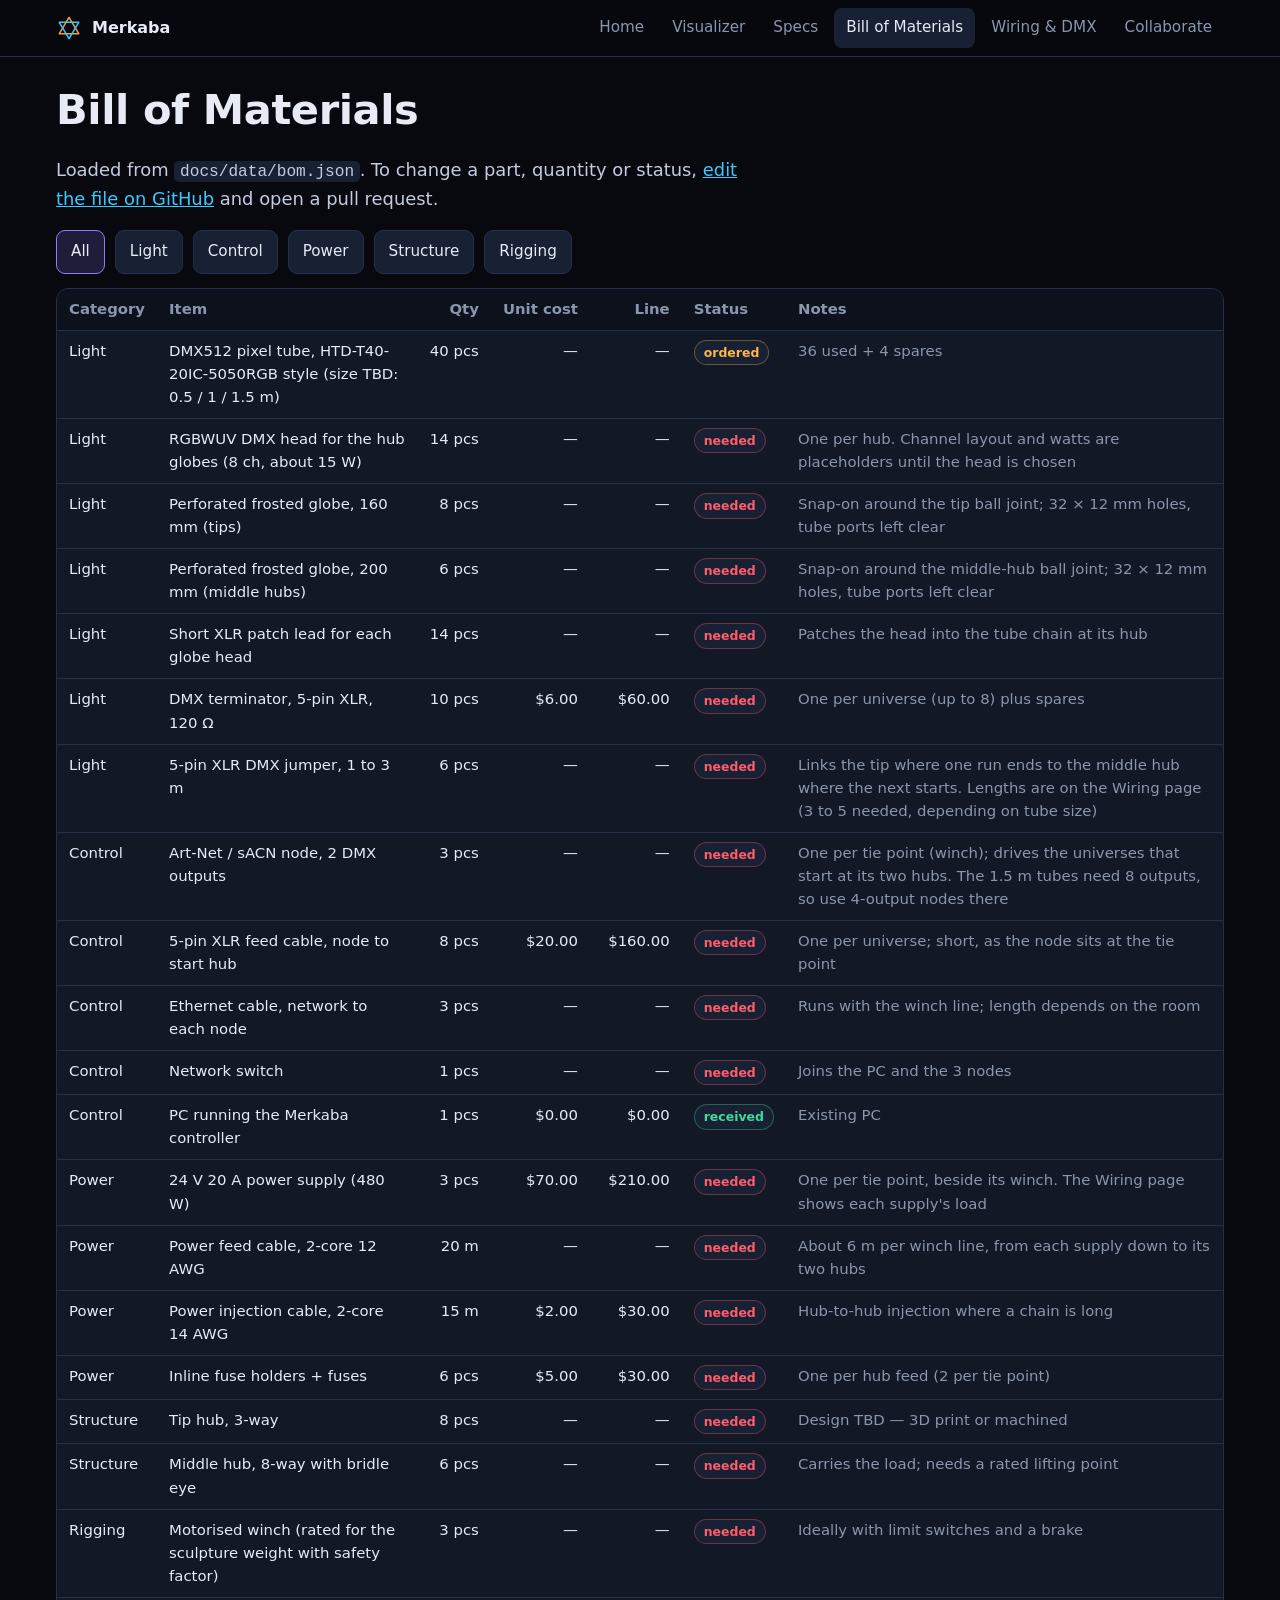
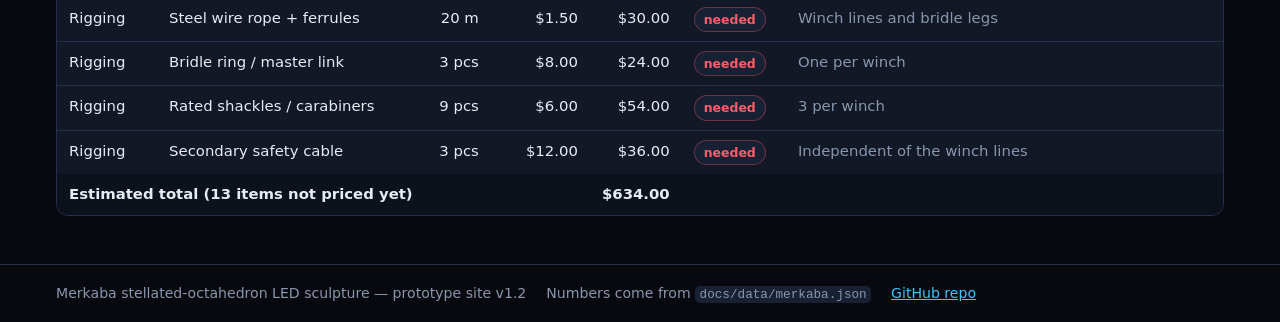
<file: docs/bom.html>
<!doctype html>
<html lang="en">
<head>
<meta charset="utf-8">
<meta name="viewport" content="width=device-width, initial-scale=1">
<title>Merkaba Bill of Materials</title>
<meta name="description" content="Parts list for the Merkaba LED sculpture.">
<link rel="stylesheet" href="css/style.css">
</head>
<body>
<main>
  <h1>Bill of Materials</h1>
  <p class="lead">Loaded from <code>docs/data/bom.json</code>. To change a part, quantity or status,
    <a data-repo-link="/edit/main/docs/data/bom.json" href="#">edit the file on GitHub</a> and open a pull request.</p>
  <div class="row" style="margin-bottom:14px" id="filters"></div>
  <div id="out"><p class="loading">Loading…</p></div>
</main>
<script type="module">
  import { loadData, loadJSON } from './js/model.js';
  import { setRepoLinks, showError, esc } from './js/site.js';

  const out = document.getElementById('out');
  try {
    const [data, bom] = await Promise.all([loadData(), loadJSON('bom.json')]);
    setRepoLinks(data);
    const money = v => v == null ? '—' : v.toLocaleString(undefined, { style: 'currency', currency: bom.currency });
    const statusCls = { needed: 'bad', quoted: 'warn', ordered: 'warn', received: 'good' };
    const cats = ['All', ...new Set(bom.items.map(i => i.category))];
    let filter = 'All';
    const filters = document.getElementById('filters');
    filters.innerHTML = cats.map(c => `<button class="btn" data-cat="${esc(c)}">${esc(c)}</button>`).join('');
    filters.addEventListener('click', e => { const b = e.target.closest('[data-cat]'); if (b) { filter = b.dataset.cat; render(); } });

    function render() {
      filters.querySelectorAll('[data-cat]').forEach(b => b.setAttribute('aria-pressed', b.dataset.cat === filter));
      const items = bom.items.filter(i => filter === 'All' || i.category === filter);
      const known = items.filter(i => i.unitCost != null);
      const total = known.reduce((s, i) => s + i.unitCost * i.qty, 0);
      const unknown = items.length - known.length;
      out.innerHTML = `<div class="table-wrap"><table>
        <thead><tr><th>Category</th><th>Item</th><th class="num">Qty</th><th class="num">Unit cost</th><th class="num">Line</th><th>Status</th><th>Notes</th></tr></thead>
        <tbody>${items.map(i => `<tr>
          <td>${esc(i.category)}</td><td>${esc(i.item)}</td>
          <td class="num">${i.qty} ${esc(i.unit)}</td>
          <td class="num">${money(i.unitCost)}</td>
          <td class="num">${i.unitCost == null ? '—' : money(i.unitCost * i.qty)}</td>
          <td><span class="pill ${statusCls[i.status] || ''}">${esc(i.status)}</span></td>
          <td class="muted">${esc(i.notes)}</td></tr>`).join('')}</tbody>
        <tfoot><tr><td colspan="4">Estimated total${unknown ? ` (${unknown} item${unknown > 1 ? 's' : ''} not priced yet)` : ''}</td><td class="num">${money(total)}</td><td colspan="2"></td></tr></tfoot>
      </table></div>`;
    }
    render();
  } catch (e) { showError(out, e); }
</script>
</body>
</html>
</file>
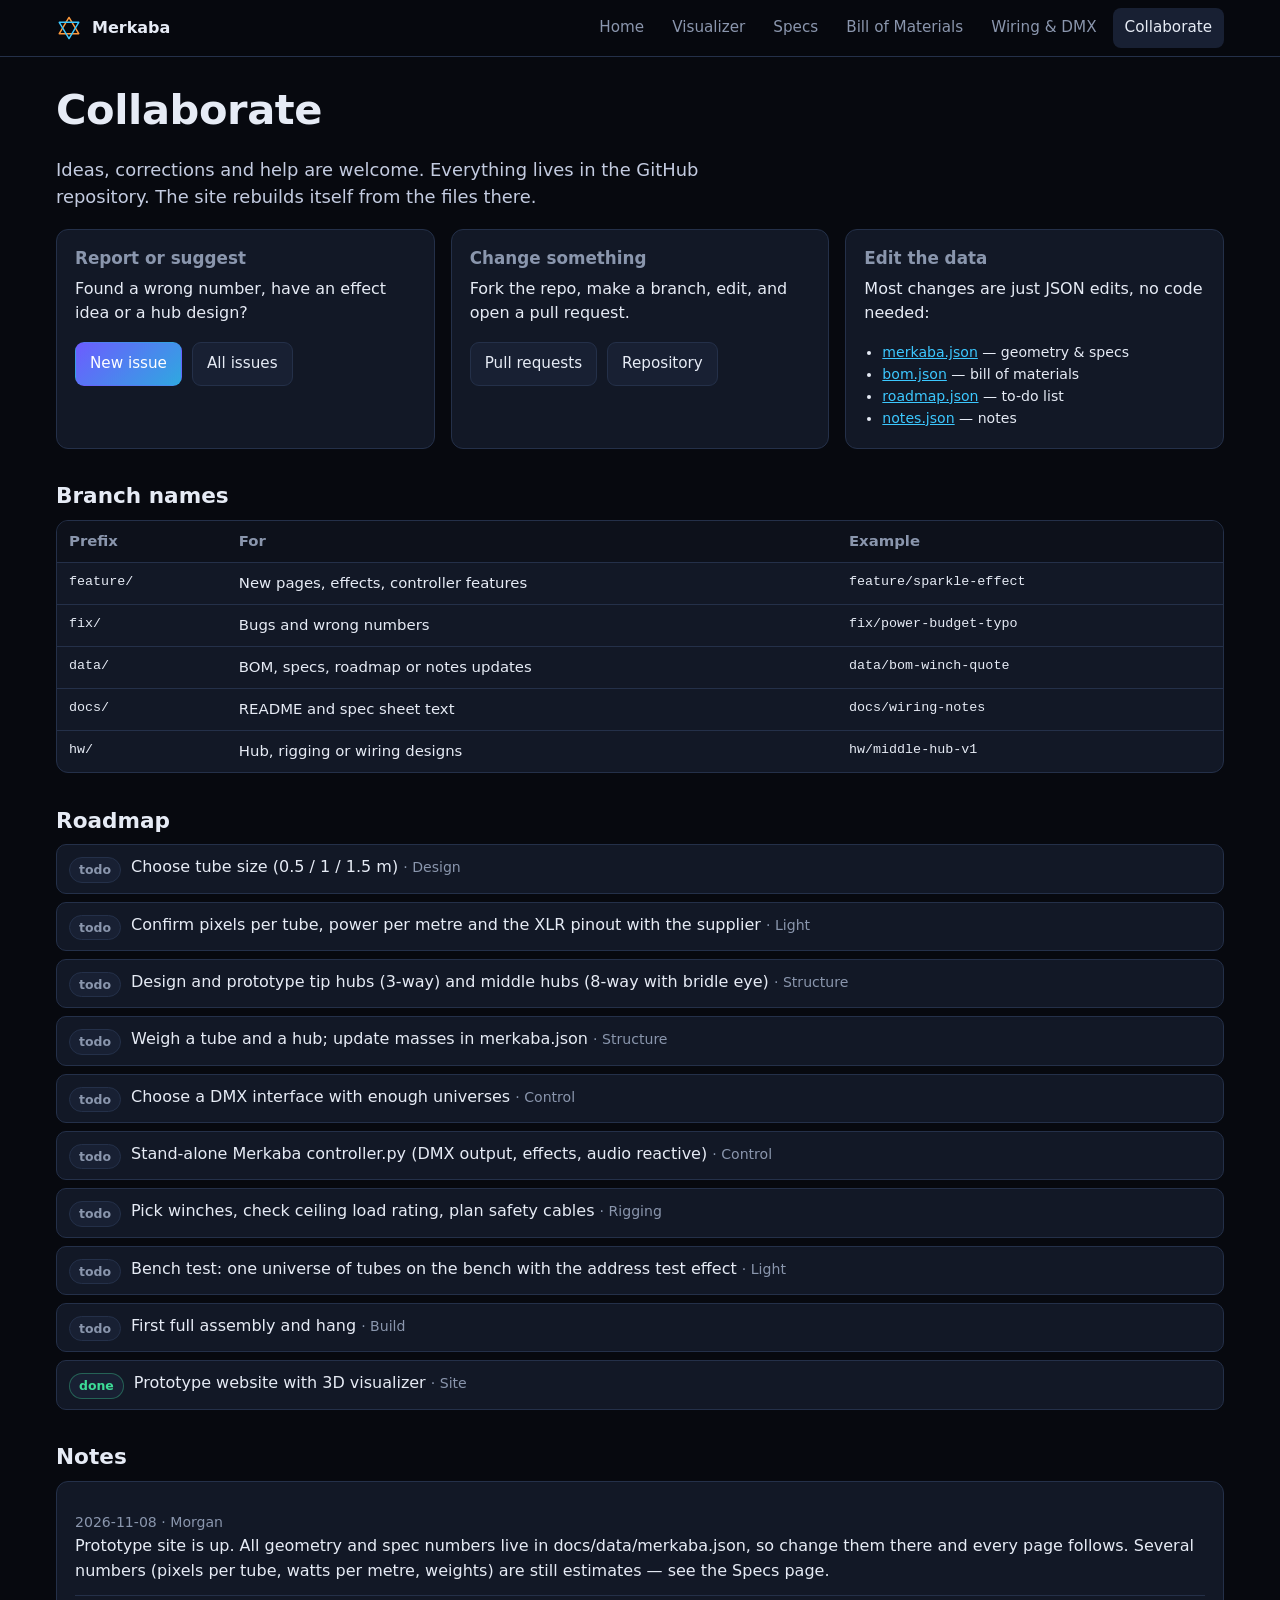
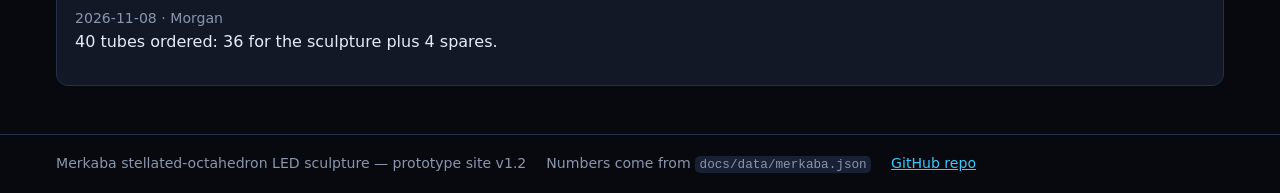
<file: docs/collaborate.html>
<!doctype html>
<html lang="en">
<head>
<meta charset="utf-8">
<meta name="viewport" content="width=device-width, initial-scale=1">
<title>Merkaba Collaborate</title>
<meta name="description" content="How to help with the Merkaba LED sculpture: issues, roadmap and notes.">
<link rel="stylesheet" href="css/style.css">
</head>
<body>
<main>
  <h1>Collaborate</h1>
  <p class="lead">Ideas, corrections and help are welcome. Everything lives in the GitHub repository. The site rebuilds itself from the files there.</p>

  <div class="grid">
    <div class="card"><h3>Report or suggest</h3><p>Found a wrong number, have an effect idea or a hub design?</p>
      <div class="row"><a class="btn primary" data-repo-link="/issues/new/choose" href="#">New issue</a><a class="btn" data-repo-link="/issues" href="#">All issues</a></div></div>
    <div class="card"><h3>Change something</h3><p>Fork the repo, make a branch, edit, and open a pull request.</p>
      <div class="row"><a class="btn" data-repo-link="/pulls" href="#">Pull requests</a><a class="btn" data-repo-link="" href="#">Repository</a></div></div>
    <div class="card"><h3>Edit the data</h3><p>Most changes are just JSON edits, no code needed:</p>
      <ul class="small" style="margin:0;padding-left:18px">
        <li><a data-repo-link="/edit/main/docs/data/merkaba.json" href="#">merkaba.json</a> — geometry &amp; specs</li>
        <li><a data-repo-link="/edit/main/docs/data/bom.json" href="#">bom.json</a> — bill of materials</li>
        <li><a data-repo-link="/edit/main/docs/data/roadmap.json" href="#">roadmap.json</a> — to-do list</li>
        <li><a data-repo-link="/edit/main/docs/data/notes.json" href="#">notes.json</a> — notes</li>
      </ul></div>
  </div>

  <h2>Branch names</h2>
  <div class="table-wrap"><table><thead><tr><th>Prefix</th><th>For</th><th>Example</th></tr></thead><tbody>
    <tr><td class="mono">feature/</td><td>New pages, effects, controller features</td><td class="mono">feature/sparkle-effect</td></tr>
    <tr><td class="mono">fix/</td><td>Bugs and wrong numbers</td><td class="mono">fix/power-budget-typo</td></tr>
    <tr><td class="mono">data/</td><td>BOM, specs, roadmap or notes updates</td><td class="mono">data/bom-winch-quote</td></tr>
    <tr><td class="mono">docs/</td><td>README and spec sheet text</td><td class="mono">docs/wiring-notes</td></tr>
    <tr><td class="mono">hw/</td><td>Hub, rigging or wiring designs</td><td class="mono">hw/middle-hub-v1</td></tr>
  </tbody></table></div>

  <h2>Roadmap</h2>
  <ul class="checklist" id="roadmap"><li class="loading">Loading…</li></ul>

  <h2>Notes</h2>
  <div class="card notes" id="notes"><p class="loading">Loading…</p></div>
</main>
<script type="module">
  import { loadData, loadJSON } from './js/model.js';
  import { setRepoLinks, showError, esc } from './js/site.js';

  try {
    const [data, road, notes] = await Promise.all([loadData(), loadJSON('roadmap.json'), loadJSON('notes.json')]);
    setRepoLinks(data);
    const cls = { done: 'good', doing: 'warn', todo: '' };
    const order = { doing: 0, todo: 1, done: 2 };
    document.getElementById('roadmap').innerHTML = [...road.items].sort((a, b) => order[a.status] - order[b.status])
      .map(i => `<li><span class="pill ${cls[i.status] ?? ''}">${esc(i.status)}</span><span>${esc(i.title)} <span class="muted small">· ${esc(i.area)}</span></span></li>`).join('');
    document.getElementById('notes').innerHTML = [...notes.notes].sort((a, b) => b.date.localeCompare(a.date))
      .map(n => `<article><div class="small muted">${esc(n.date)} · ${esc(n.author)}</div><div>${esc(n.text)}</div></article>`).join('');
  } catch (e) { showError(document.getElementById('roadmap'), e); }
</script>
</body>
</html>
</file>
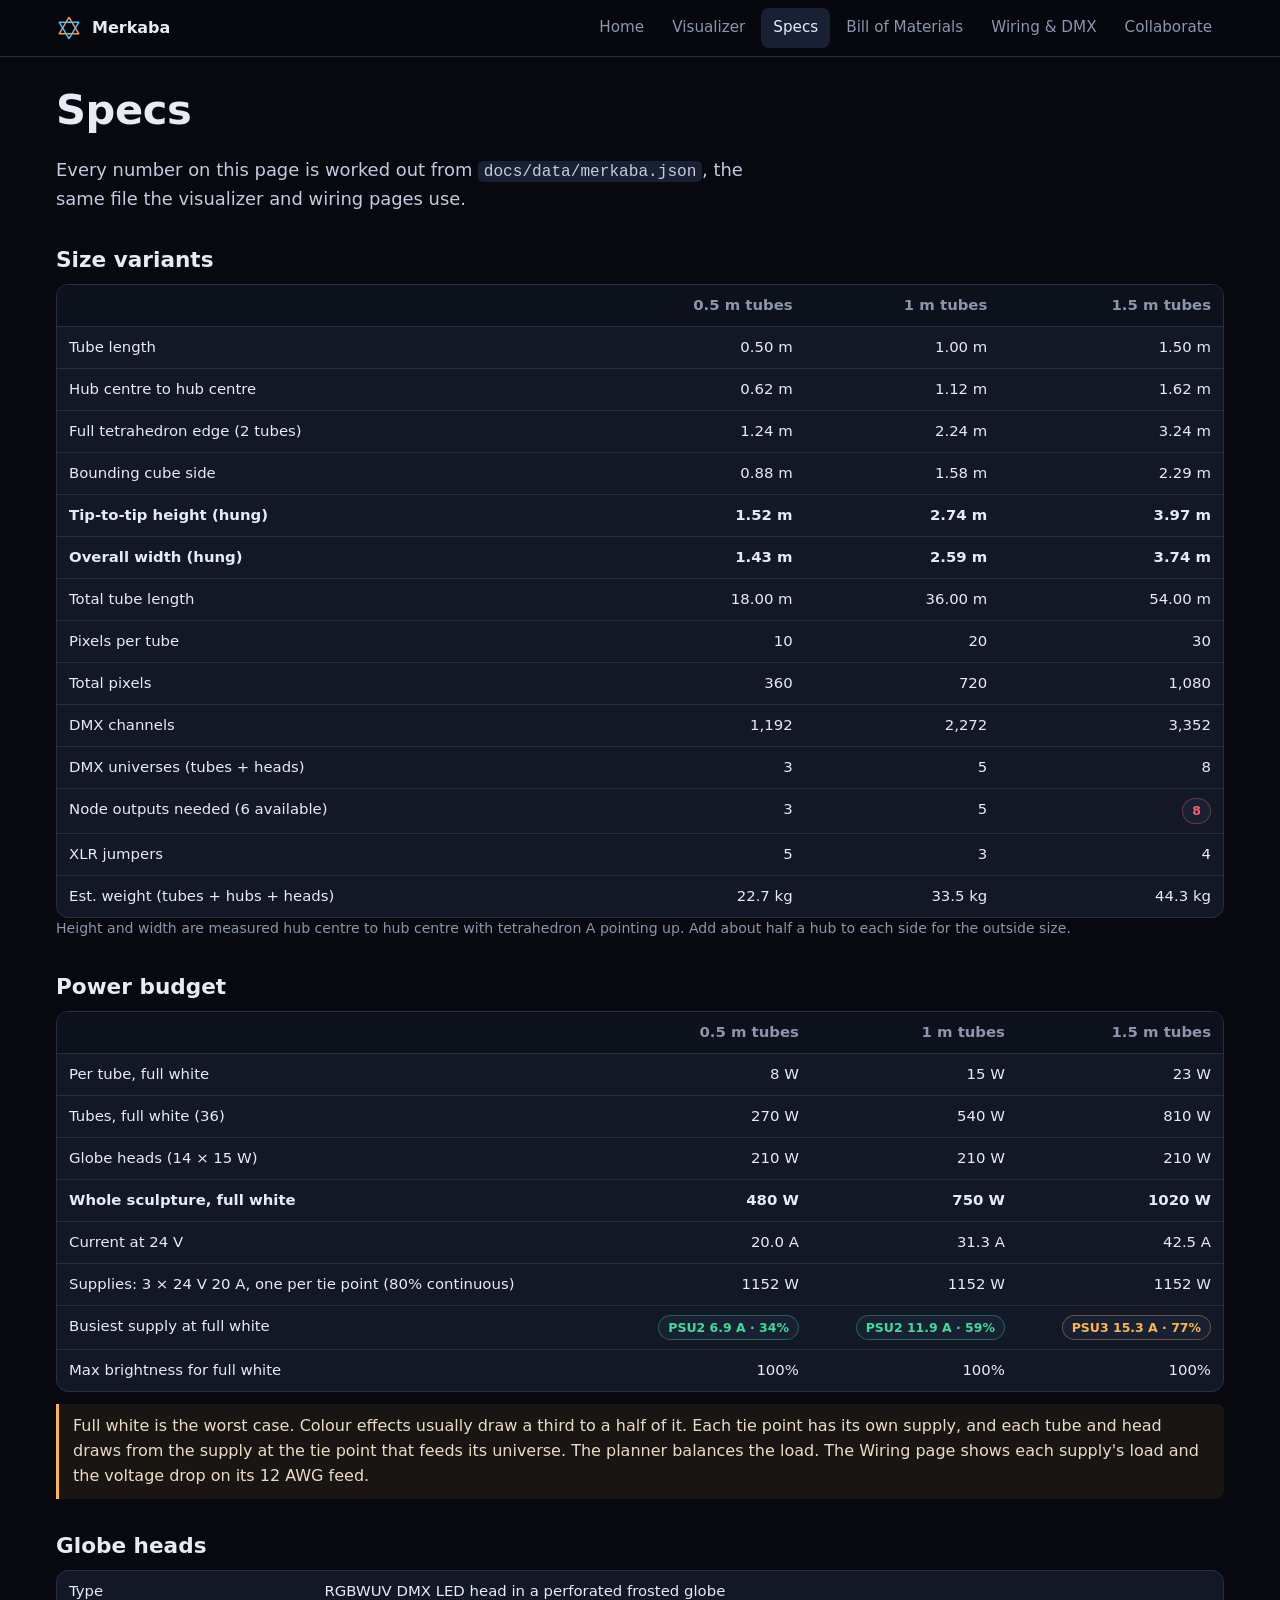
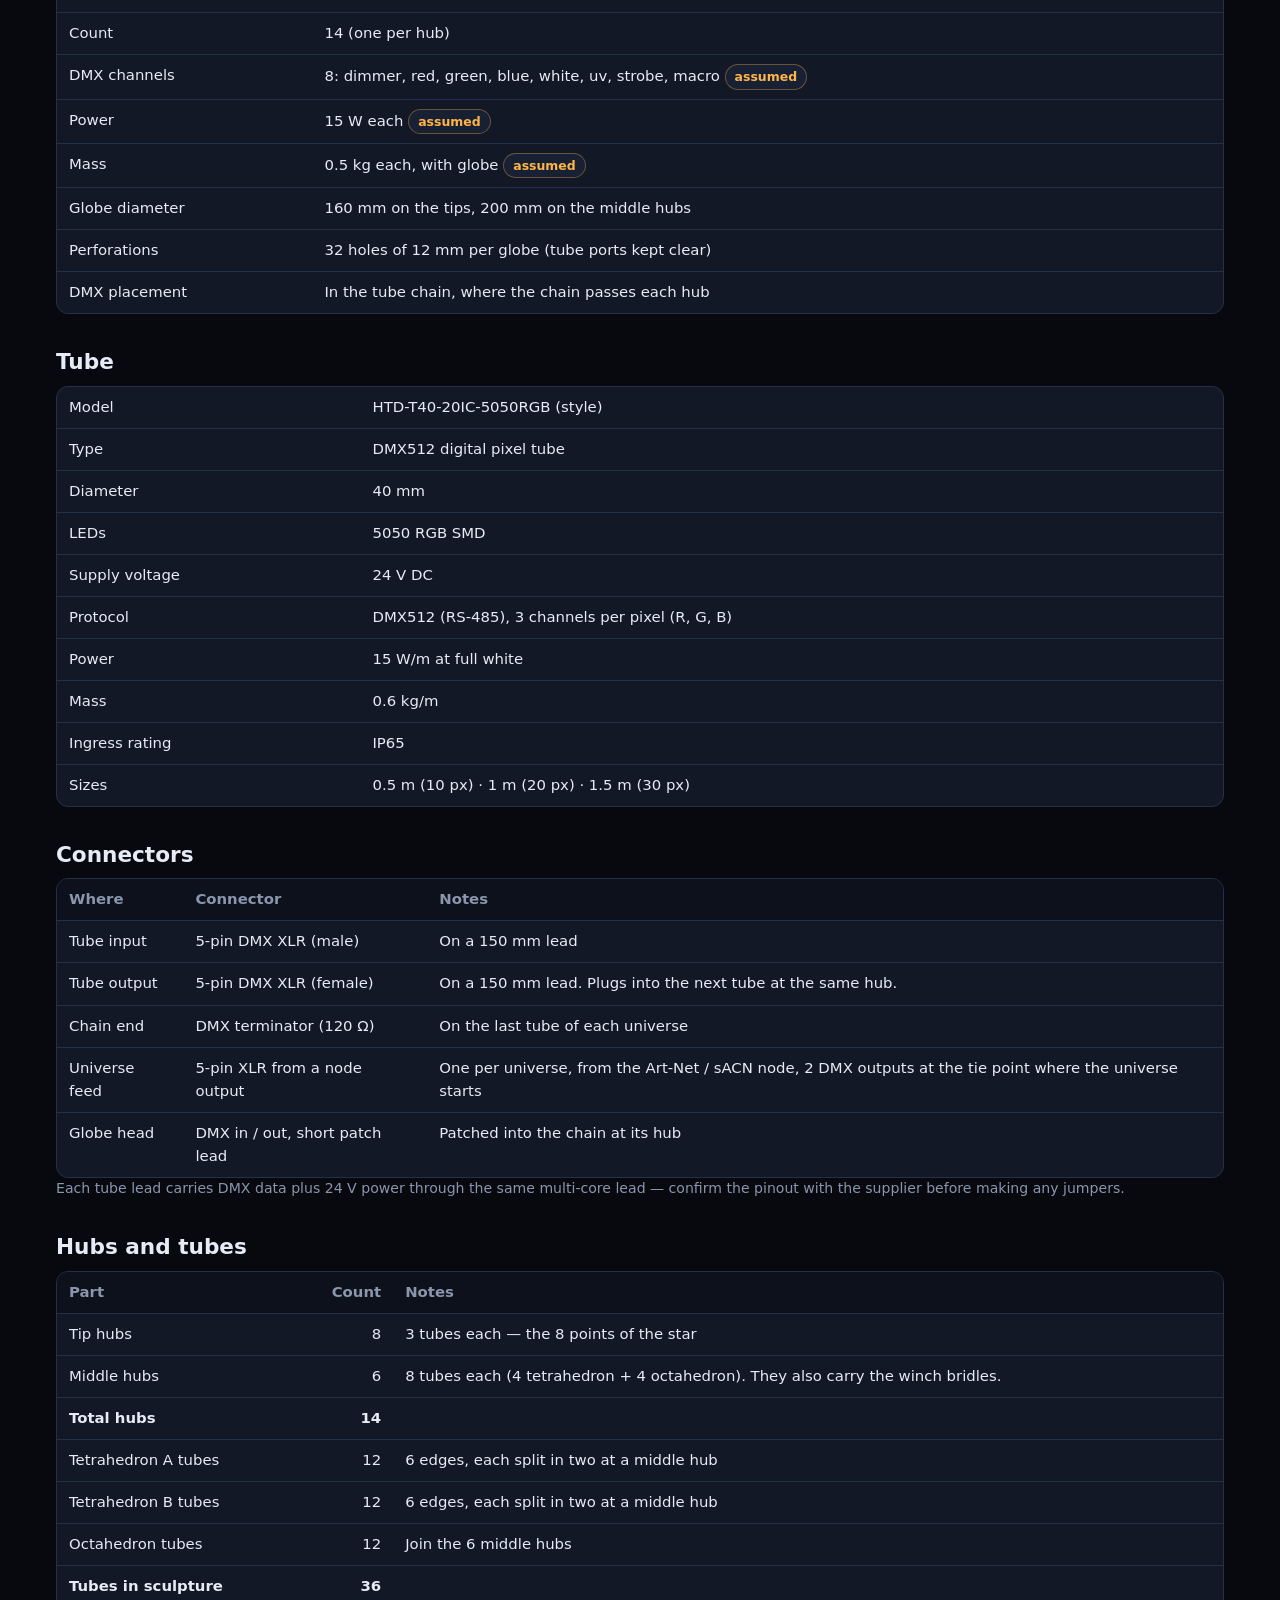
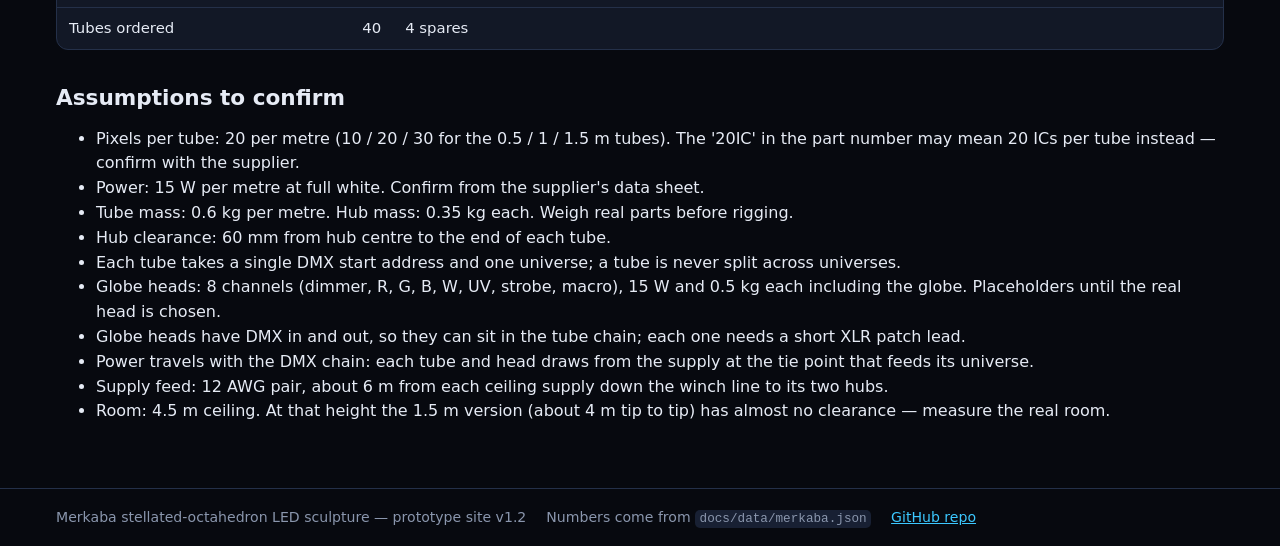
<file: docs/specs.html>
<!doctype html>
<html lang="en">
<head>
<meta charset="utf-8">
<meta name="viewport" content="width=device-width, initial-scale=1">
<title>Merkaba Specs</title>
<meta name="description" content="Size variants, tube spec, connectors, power budget and hub count for the Merkaba LED sculpture.">
<link rel="stylesheet" href="css/style.css">
</head>
<body>
<main>
  <h1>Specs</h1>
  <p class="lead">Every number on this page is worked out from <code>docs/data/merkaba.json</code>, the same file the visualizer and wiring pages use.</p>
  <div id="out"><p class="loading">Loading…</p></div>
</main>
<script type="module">
  import { loadData, buildModel, fmt } from './js/model.js';
  import { setRepoLinks, showError, esc } from './js/site.js';

  const out = document.getElementById('out');
  try {
    const data = await loadData();
    setRepoLinks(data);
    const ms = data.variants.map(v => buildModel(data, v.id));
    const row = (label, f, cls = 'num') => `<tr><td>${label}</td>${ms.map(m => `<td class="${cls}">${f(m)}</td>`).join('')}</tr>`;
    const head = `<thead><tr><th></th>${ms.map(m => `<th class="num">${esc(m.variant.label)}</th>`).join('')}</tr></thead>`;
    const t = data.tube, h = data.hub, o = data.order, p = data.power, gh = data.globeHead;
    const tips = ms[0].hubs.filter(x => x.type === 'tip').length, mids = ms[0].hubs.length - tips;
    const byShape = s => data.geometry.tubes.filter(x => x.shape === s).length;

    out.innerHTML = `
    <h2>Size variants</h2>
    <div class="table-wrap"><table>${head}<tbody>
      ${row('Tube length', m => fmt.m(m.dims.tubeLengthM))}
      ${row('Hub centre to hub centre', m => fmt.m(m.dims.edgeCentreToCentreM))}
      ${row('Full tetrahedron edge (2 tubes)', m => fmt.m(m.dims.tetraEdgeM))}
      ${row('Bounding cube side', m => fmt.m(m.dims.boundingCubeM))}
      ${row('<strong>Tip-to-tip height (hung)</strong>', m => `<strong>${fmt.m(m.dims.heightM)}</strong>`)}
      ${row('<strong>Overall width (hung)</strong>', m => `<strong>${fmt.m(m.dims.widthM)}</strong>`)}
      ${row('Total tube length', m => fmt.m(m.dims.totalTubeLengthM))}
      ${row('Pixels per tube', m => m.variant.pixelsPerTube)}
      ${row('Total pixels', m => m.dmx.totalPixels.toLocaleString())}
      ${row('DMX channels', m => m.dmx.totalChannels.toLocaleString())}
      ${row('DMX universes (tubes + heads)', m => m.dmx.universeCount)}
      ${row(`Node outputs needed (${ms[0].dmx.outputsAvailable} available)`, m => m.dmx.outputsShort ? `<span class="pill bad">${m.dmx.universeCount}</span>` : m.dmx.universeCount)}
      ${row('XLR jumpers', m => m.dmx.jumpers.length)}
      ${row('Est. weight (tubes + hubs + heads)', m => fmt.kg(m.mass.totalKg))}
    </tbody></table></div>
    <p class="small muted">Height and width are measured hub centre to hub centre with tetrahedron A pointing up. Add about half a hub to each side for the outside size.</p>

    <h2>Power budget</h2>
    <div class="table-wrap"><table>${head}<tbody>
      ${row('Per tube, full white', m => fmt.w(m.power.perTubeW))}
      ${row(`Tubes, full white (${o.tubesInSculpture})`, m => fmt.w(m.power.tubesW))}
      ${row(`Globe heads (${gh.count} × ${gh.watts} W)`, m => fmt.w(m.power.headsW))}
      ${row('<strong>Whole sculpture, full white</strong>', m => `<strong>${fmt.w(m.power.fullWhiteW)}</strong>`)}
      ${row('Current at 24 V', m => fmt.a(m.power.fullWhiteA))}
      ${row(`Supplies: ${ms[0].power.supplyCount} × ${p.supplyVolts} V ${p.supplyAmps} A, one per tie point (${p.continuousLoadPct}% continuous)`, m => fmt.w(m.power.usableW))}
      ${row('Busiest supply at full white', m => { const b = m.tiePoints.reduce((x, y) => (y.loadW > x.loadW ? y : x)); return `<span class="pill ${b.over ? 'bad' : b.loadPct > 0.7 ? 'warn' : 'good'}">${b.supply} ${fmt.a(b.loadA)} · ${fmt.pct(b.loadPct)}</span>`; })}
      ${row('Max brightness for full white', m => fmt.pct(m.power.maxBrightness))}
    </tbody></table></div>
    <p class="note" style="margin-top:12px">Full white is the worst case. Colour effects usually draw a third to a half of it. Each tie point has its own supply, and each tube and head draws from the supply at the tie point that feeds its universe. The planner balances the load. The Wiring page shows each supply's load and the voltage drop on its ${esc(p.feedCable.gauge)} feed.</p>

    <h2>Globe heads</h2>
    <div class="table-wrap"><table><tbody>
      <tr><td>Type</td><td>${esc(gh.type)}</td></tr>
      <tr><td>Count</td><td>${gh.count} (one per hub)</td></tr>
      <tr><td>DMX channels</td><td>${gh.channels.length}: ${gh.channels.map(esc).join(', ')}${gh.channelsAssumed ? ' <span class="pill warn">assumed</span>' : ''}</td></tr>
      <tr><td>Power</td><td>${gh.watts} W each${gh.wattsAssumed ? ' <span class="pill warn">assumed</span>' : ''}</td></tr>
      <tr><td>Mass</td><td>${gh.massKg} kg each, with globe${gh.massAssumed ? ' <span class="pill warn">assumed</span>' : ''}</td></tr>
      <tr><td>Globe diameter</td><td>${gh.globeDiameterMm.tip} mm on the tips, ${gh.globeDiameterMm.middle} mm on the middle hubs</td></tr>
      <tr><td>Perforations</td><td>${gh.holes} holes of ${gh.holeDiameterMm} mm per globe (tube ports kept clear)</td></tr>
      <tr><td>DMX placement</td><td>${data.dmx.headPlacement === 'ownUniverse' ? 'All heads on a universe of their own' : 'In the tube chain, where the chain passes each hub'}</td></tr>
    </tbody></table></div>

    <h2>Tube</h2>
    <div class="table-wrap"><table><tbody>
      <tr><td>Model</td><td>${esc(t.model)}</td></tr>
      <tr><td>Type</td><td>${esc(t.type)}</td></tr>
      <tr><td>Diameter</td><td>${t.diameterMm} mm</td></tr>
      <tr><td>LEDs</td><td>${esc(t.ledType)}</td></tr>
      <tr><td>Supply voltage</td><td>${t.voltageV} V DC</td></tr>
      <tr><td>Protocol</td><td>${esc(t.protocol)}</td></tr>
      <tr><td>Power</td><td>${t.wattsPerMetreFullWhite} W/m at full white</td></tr>
      <tr><td>Mass</td><td>${t.massKgPerMetre} kg/m</td></tr>
      <tr><td>Ingress rating</td><td>${esc(t.ipRating)}</td></tr>
      <tr><td>Sizes</td><td>${data.variants.map(v => `${v.tubeLengthM} m (${v.pixelsPerTube} px)`).join(' · ')}</td></tr>
    </tbody></table></div>

    <h2>Connectors</h2>
    <div class="table-wrap"><table><thead><tr><th>Where</th><th>Connector</th><th>Notes</th></tr></thead><tbody>
      <tr><td>Tube input</td><td>${esc(t.connectorIn)}</td><td>On a ${t.leadLengthMm} mm lead</td></tr>
      <tr><td>Tube output</td><td>${esc(t.connectorOut)}</td><td>On a ${t.leadLengthMm} mm lead. Plugs into the next tube at the same hub.</td></tr>
      <tr><td>Chain end</td><td>DMX terminator (120 Ω)</td><td>On the last tube of each universe</td></tr>
      <tr><td>Universe feed</td><td>5-pin XLR from a node output</td><td>One per universe, from the ${esc(data.dmx.nodes.type)} at the tie point where the universe starts</td></tr>
      <tr><td>Globe head</td><td>DMX in / out, short patch lead</td><td>Patched into the chain at its hub</td></tr>
    </tbody></table></div>
    <p class="small muted">${esc(t.connectorNote)}</p>

    <h2>Hubs and tubes</h2>
    <div class="table-wrap"><table><thead><tr><th>Part</th><th class="num">Count</th><th>Notes</th></tr></thead><tbody>
      <tr><td>Tip hubs</td><td class="num">${tips}</td><td>${h.tipValence} tubes each — the 8 points of the star</td></tr>
      <tr><td>Middle hubs</td><td class="num">${mids}</td><td>${h.middleValence} tubes each (4 tetrahedron + 4 octahedron). They also carry the winch bridles.</td></tr>
      <tr><td><strong>Total hubs</strong></td><td class="num"><strong>${o.hubs}</strong></td><td></td></tr>
      <tr><td>Tetrahedron A tubes</td><td class="num">${byShape('A')}</td><td>6 edges, each split in two at a middle hub</td></tr>
      <tr><td>Tetrahedron B tubes</td><td class="num">${byShape('B')}</td><td>6 edges, each split in two at a middle hub</td></tr>
      <tr><td>Octahedron tubes</td><td class="num">${byShape('O')}</td><td>Join the 6 middle hubs</td></tr>
      <tr><td><strong>Tubes in sculpture</strong></td><td class="num"><strong>${o.tubesInSculpture}</strong></td><td></td></tr>
      <tr><td>Tubes ordered</td><td class="num">${o.tubesOrdered}</td><td>${o.spares} spares</td></tr>
    </tbody></table></div>

    <h2>Assumptions to confirm</h2>
    <ul>${data.assumptions.map(a => `<li>${esc(a)}</li>`).join('')}</ul>`;
  } catch (e) { showError(out, e); }
</script>
</body>
</html>
</file>
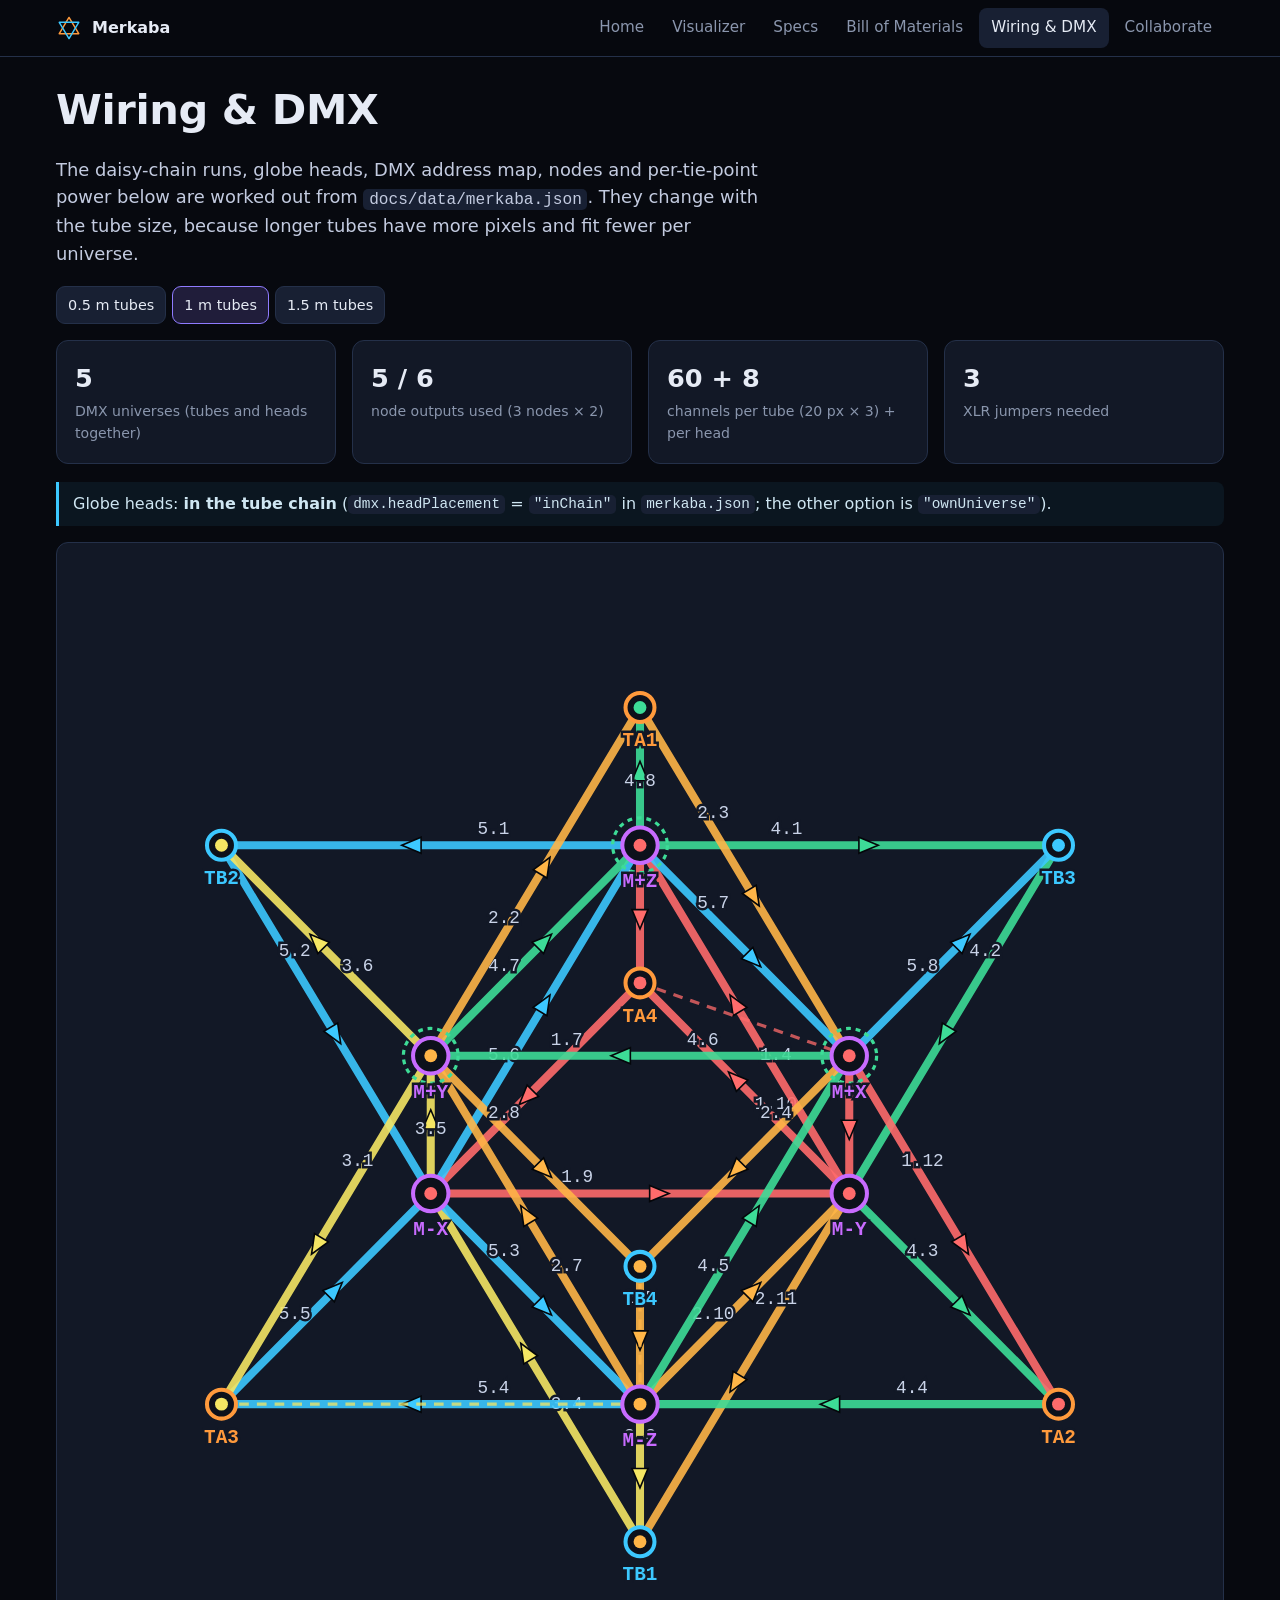
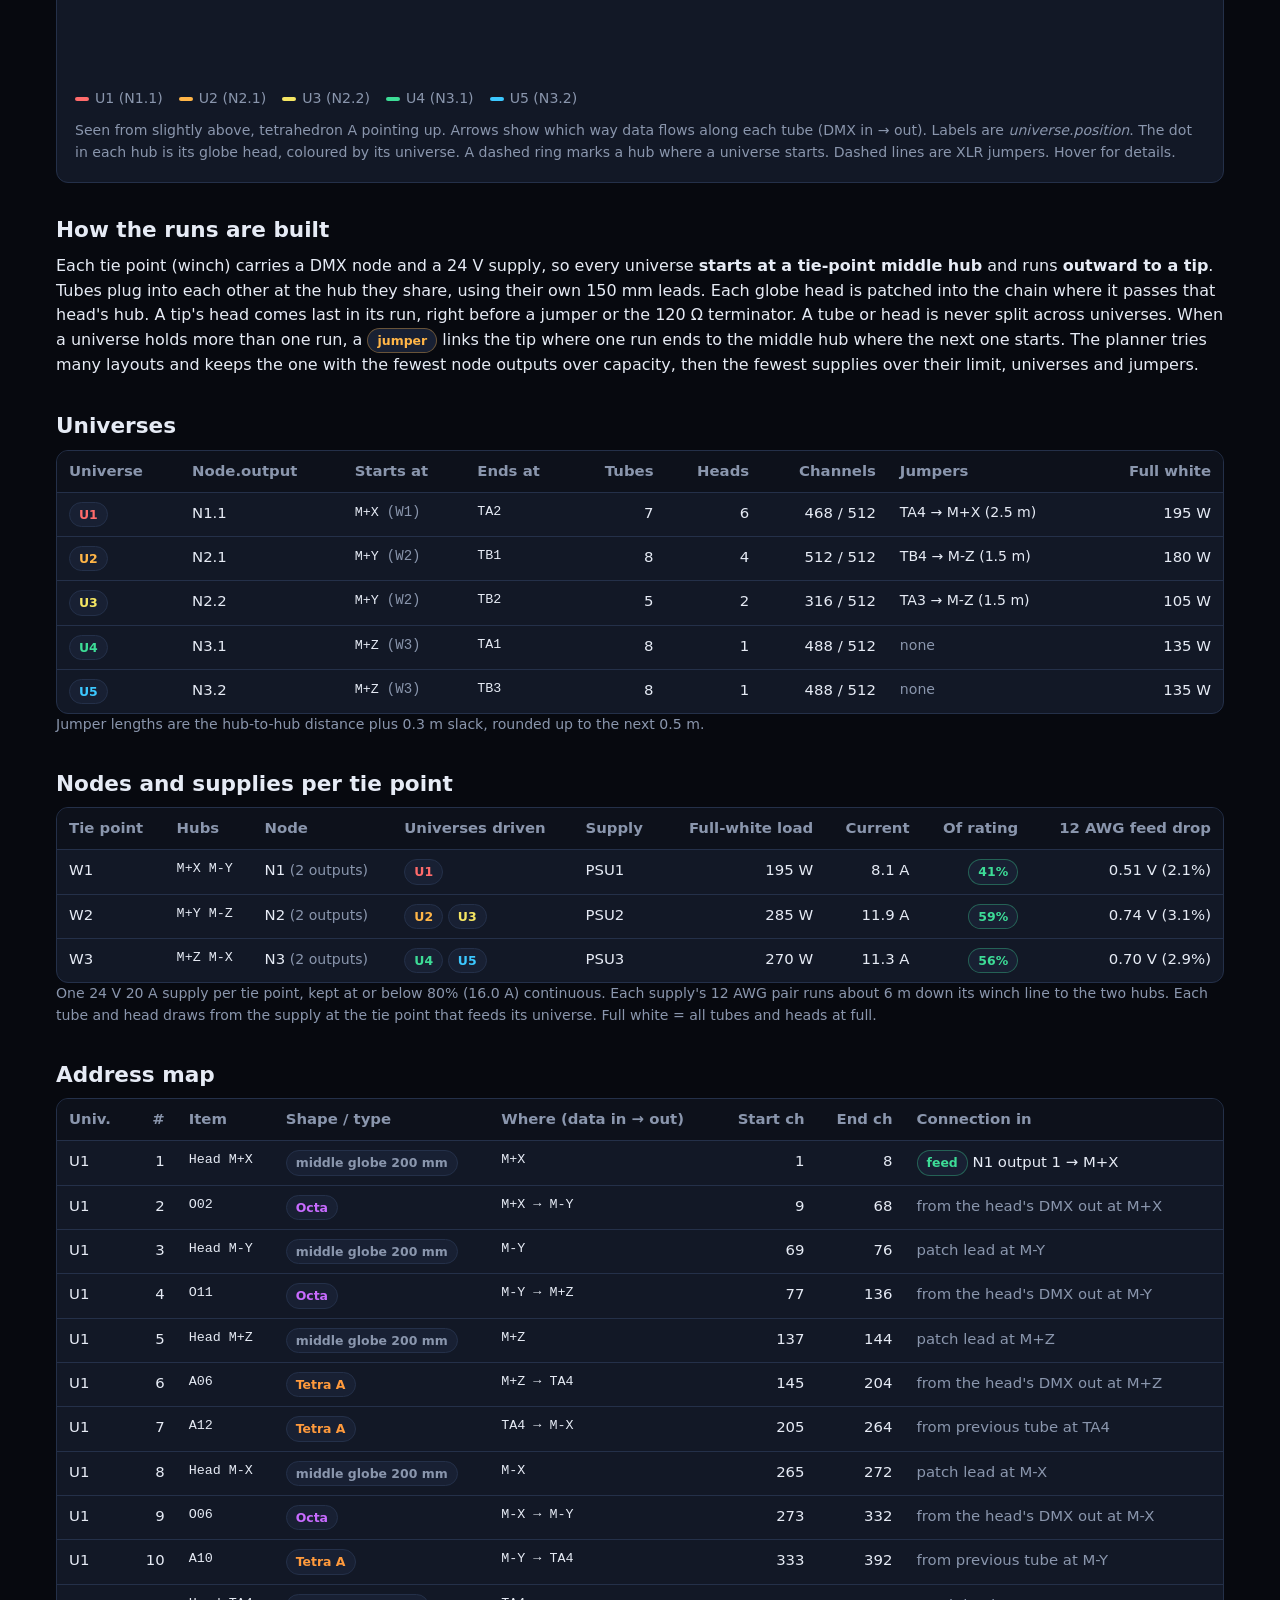
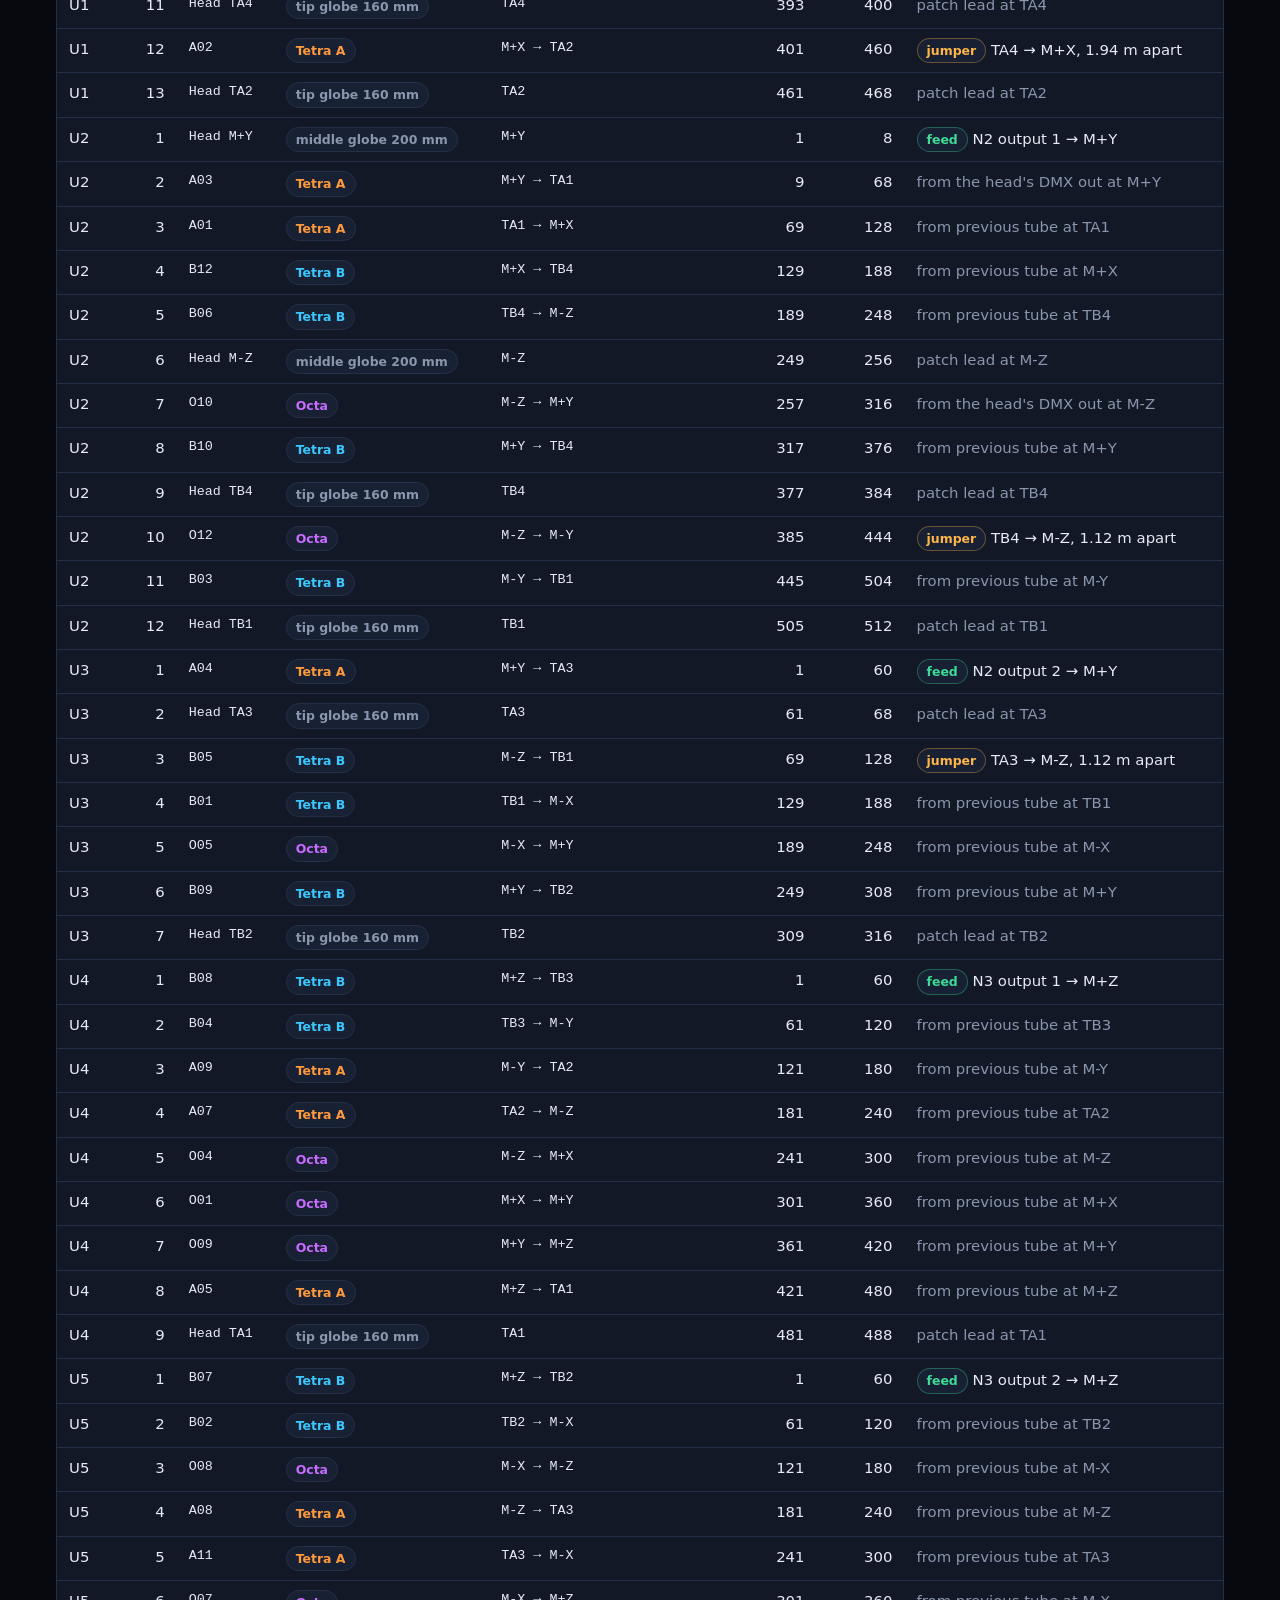
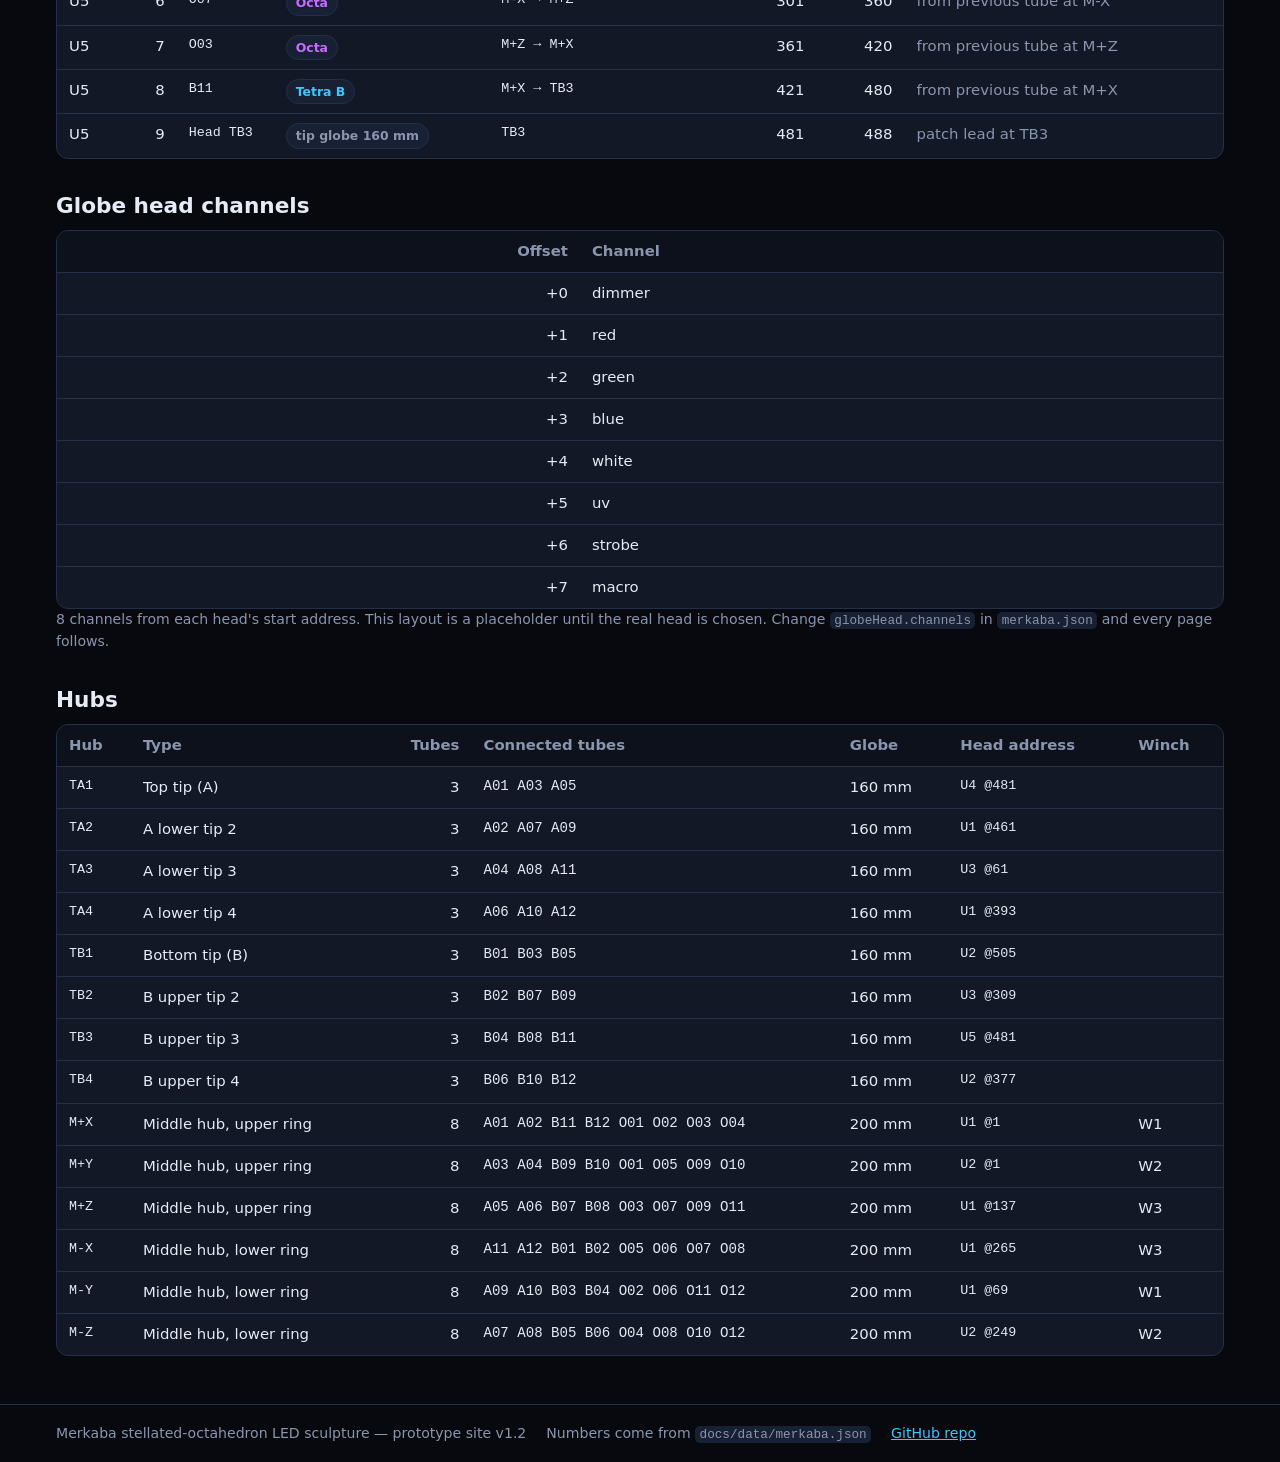
<file: docs/wiring.html>
<!doctype html>
<html lang="en">
<head>
<meta charset="utf-8">
<meta name="viewport" content="width=device-width, initial-scale=1">
<title>Merkaba Wiring and DMX</title>
<meta name="description" content="Hub and tube runs, DMX universes and the address map for the Merkaba LED sculpture.">
<link rel="stylesheet" href="css/style.css">
</head>
<body>
<main>
  <h1>Wiring &amp; DMX</h1>
  <p class="lead">The daisy-chain runs, globe heads, DMX address map, nodes and per-tie-point power below are worked out from <code>docs/data/merkaba.json</code>. They change with the tube size, because longer tubes have more pixels and fit fewer per universe.</p>
  <div class="seg" id="variants" style="margin-bottom:16px"></div>
  <div id="out"><p class="loading">Loading…</p></div>
</main>
<script type="module">
  import { loadData, buildModel, savedVariant, saveVariant, fmt } from './js/model.js';
  import { setRepoLinks, showError, esc } from './js/site.js';

  const UCOL = ['#ff6b6b', '#ffb547', '#f5e663', '#3ddc97', '#3cc8ff', '#7b8cff', '#c86bff', '#ff7ac8', '#9ad0c2', '#d0a67a'];
  const out = document.getElementById('out');
  let data;
  try { data = await loadData(); } catch (e) { showError(out, e); throw e; }
  setRepoLinks(data);

  const vEl = document.getElementById('variants');
  vEl.innerHTML = data.variants.map(v => `<button class="btn" data-v="${v.id}">${v.label}</button>`).join('');
  vEl.addEventListener('click', e => { const b = e.target.closest('[data-v]'); if (b) render(b.dataset.v); });

  function project(p) {
    const yaw = 0, pitch = -0.62; // chosen to keep hubs clear of unrelated tubes
    const x1 = p[0] * Math.cos(yaw) - p[2] * Math.sin(yaw);
    const z1 = p[0] * Math.sin(yaw) + p[2] * Math.cos(yaw);
    const y2 = p[1] * Math.cos(pitch) - z1 * Math.sin(pitch);
    const z2 = p[1] * Math.sin(pitch) + z1 * Math.cos(pitch);
    return [x1, -y2, z2];
  }

  // jumper to buy: hub-to-hub distance plus slack, rounded up to the next 0.5 m
  const jumperBuy = d => Math.ceil((d + 0.3) * 2) / 2;
  const ucol = u => UCOL[(u - 1) % UCOL.length];

  function feedText(c, m) {
    const here = c.kind === 'tube' ? c.from : c.hub;
    const u = m.universes[c.universe - 1];
    if (c.feed === 'node') return `<span class="pill good">feed</span> ${u.node} output ${u.output} → ${here}`;
    if (c.feed === 'chain') return `<span class="muted">from previous tube at ${here}</span>`;
    if (c.feed === 'head') return `<span class="muted">from the head's DMX out at ${here}</span>`;
    if (c.feed === 'patch') return `<span class="muted">patch lead at ${here}</span>`;
    if (c.feed === 'link') return `<span class="pill warn">link</span> ${c.prevHub} → ${here}, ${fmt.m(c.linkM)} apart`;
    return `<span class="pill warn">jumper</span> ${c.prevHub} → ${here}, ${fmt.m(c.jumperM)} apart`;
  }

  function diagram(m) {
    const pts = Object.fromEntries(m.hubs.map(h => [h.id, project(h.world.map(v => v / m.dims.edgeCentreToCentreM))]));
    const xs = Object.values(pts).map(p => p[0]), ys = Object.values(pts).map(p => p[1]);
    const pad = 0.35, minX = Math.min(...xs) - pad, minY = Math.min(...ys) - pad;
    const W = Math.max(...xs) + pad - minX, H = Math.max(...ys) + pad - minY;
    const S = 260, X = p => ((p[0] - minX) * S).toFixed(1), Y = p => ((p[1] - minY) * S).toFixed(1);
    // draw far tubes first
    const segs = m.chain.filter(c => c.kind === 'tube').map(c => ({ c, a: pts[c.from], b: pts[c.to], depth: (pts[c.from][2] + pts[c.to][2]) / 2 }))
      .sort((p, q) => q.depth - p.depth);
    const lines = segs.map(({ c, a, b }) => {
      const col = ucol(c.universe);
      const mx = a[0] + (b[0] - a[0]) * 0.55, my = a[1] + (b[1] - a[1]) * 0.55;
      const ang = Math.atan2(b[1] - a[1], b[0] - a[0]) * 180 / Math.PI;
      const tube = m.tubes[c.tubeIndex];
      return `<g><title>${tube.id}: universe ${c.universe}, #${c.position}, ${c.from} → ${c.to}, ch ${c.startAddress}–${c.endAddress}</title>
        <line x1="${X(a)}" y1="${Y(a)}" x2="${X(b)}" y2="${Y(b)}" stroke="${col}" stroke-width="5" stroke-linecap="round" opacity=".9"/>
        <path d="M-7,-5 L5,0 L-7,5 Z" fill="${col}" stroke="#04060a" stroke-width="1" transform="translate(${X([mx, my])},${Y([mx, my])}) rotate(${ang.toFixed(1)})"/>
        <text x="${X([a[0] + (b[0] - a[0]) * 0.35, 0])}" y="${(Y([0, a[1] + (b[1] - a[1]) * 0.35]) - 7)}" font-size="11" fill="#c9d3e8" text-anchor="middle" paint-order="stroke" stroke="#121826" stroke-width="3">${c.universe}.${c.position}</text></g>`;
    }).join('');
    // jumpers (and head links when the heads have their own universe) as dashed lines
    const dashed = m.chain.filter(c => c.feed === 'jumper' || c.feed === 'link').map(c => {
      const a = pts[c.prevHub], b = pts[c.kind === 'tube' ? c.from : c.hub];
      return `<line x1="${X(a)}" y1="${Y(a)}" x2="${X(b)}" y2="${Y(b)}" stroke="${ucol(c.universe)}" stroke-width="2" stroke-dasharray="6 5" opacity=".75"><title>${c.feed} U${c.universe}: ${c.prevHub} → ${c.kind === 'tube' ? c.from : c.hub}</title></line>`;
    }).join('');
    const starts = new Set(m.universes.map(u => u.startHub));
    const hubs = m.hubs.map(h => {
      const p = pts[h.id];
      const head = m.headByHub[h.id];
      const fill = h.type === 'tip' ? (h.shape === 'A' ? 'var(--shape-a)' : 'var(--shape-b)') : 'var(--shape-o)';
      const r = h.type === 'tip' ? 9 : 11;
      return `<g><title>${h.id}: head on U${head.universe} ch ${head.startAddress}–${head.endAddress}${starts.has(h.id) ? ' · universe start (tie point)' : ''}</title>
        ${starts.has(h.id) ? `<circle cx="${X(p)}" cy="${Y(p)}" r="${r + 6}" fill="none" stroke="var(--good)" stroke-width="2" stroke-dasharray="3 3"/>` : ''}
        <circle cx="${X(p)}" cy="${Y(p)}" r="${r}" fill="#0d111b" stroke="${fill}" stroke-width="2.5"/>
        <circle cx="${X(p)}" cy="${Y(p)}" r="4" fill="${ucol(head.universe)}"/>
        <text x="${X(p)}" y="${(+Y(p) + r + 15).toFixed(1)}" font-size="12" fill="${fill}" text-anchor="middle" font-weight="700" paint-order="stroke" stroke="#121826" stroke-width="3">${h.id}</text></g>`;
    }).join('');
    return `<svg class="diagram" viewBox="0 0 ${(W * S).toFixed(0)} ${(H * S).toFixed(0)}" role="img" aria-label="Wiring diagram of hubs and tubes coloured by DMX universe">${lines}${dashed}${hubs}</svg>`;
  }

  function render(id) {
    saveVariant(id);
    vEl.querySelectorAll('[data-v]').forEach(b => b.setAttribute('aria-pressed', b.dataset.v === id));
    const m = buildModel(data, id);
    const gh = data.globeHead, P = data.power, nodes = data.dmx.nodes;
    const own = m.headPlacement === 'ownUniverse';
    const jumpers = m.dmx.jumpers;
    const short = m.dmx.outputsShort;
    const overSupplies = m.tiePoints.filter(tp => tp.over);
    out.innerHTML = `
      <div class="grid" style="margin-bottom:18px">
        <div class="card stat"><span class="v">${m.dmx.universeCount}</span><span class="k">DMX universes (${own ? 'tubes + 1 for the heads' : 'tubes and heads together'})</span></div>
        <div class="card stat"><span class="v">${m.dmx.universeCount} / ${m.dmx.outputsAvailable}</span><span class="k">node outputs used (${m.dmx.nodeCount} nodes × ${nodes.outputs})</span></div>
        <div class="card stat"><span class="v">${m.dmx.channelsPerTube} + ${m.dmx.channelsPerHead}</span><span class="k">channels per tube (${m.variant.pixelsPerTube} px × ${data.dmx.channelsPerPixel}) + per head</span></div>
        <div class="card stat"><span class="v">${jumpers.length}</span><span class="k">XLR jumpers needed</span></div>
      </div>
      ${short ? `<p class="note">These tubes need ${m.dmx.universeCount} universes, but ${m.dmx.nodeCount} nodes with ${nodes.outputs} outputs give only ${m.dmx.outputsAvailable}. ${m.tiePoints.filter(tp => tp.outputsShort).map(tp => `${tp.node} (${tp.id}) needs ${tp.outputsNeeded}`).join(', ')}. Use 4-output nodes there, or a smaller tube size.</p>` : ''}
      ${overSupplies.length ? `<p class="note">${overSupplies.map(tp => `${tp.supply} (${tp.id})`).join(', ')} would run above ${P.continuousLoadPct}% of its rating at full white. Cap brightness at ${fmt.pct(m.power.maxBrightness)} or move load to another tie point.</p>` : ''}
      <p class="note info">Globe heads: <strong>${own ? 'on a universe of their own' : 'in the tube chain'}</strong> (<code>dmx.headPlacement</code> = <code>"${m.headPlacement}"</code> in <code>merkaba.json</code>; the other option is <code>"${own ? 'inChain' : 'ownUniverse'}"</code>).</p>
      <div class="card">
        ${diagram(m)}
        <div class="legend">${m.universes.map(u => `<span><i style="background:${ucol(u.number)}"></i>U${u.number} (${u.node}.${u.output})</span>`).join('')}</div>
        <p class="small muted" style="margin:10px 0 0">Seen from slightly above, tetrahedron A pointing up. Arrows show which way data flows along each tube (DMX in → out). Labels are <em>universe.position</em>. The dot in each hub is its globe head, coloured by its universe. A dashed ring marks a hub where a universe starts. Dashed lines are XLR ${own ? 'jumpers and head links' : 'jumpers'}. Hover for details.</p>
      </div>

      <h2>How the runs are built</h2>
      <p>Each tie point (winch) carries a DMX node and a ${P.supplyVolts} V supply, so every universe <strong>starts at a tie-point middle hub</strong> and runs <strong>outward to a tip</strong>. Tubes plug into each other at the hub they share, using their own ${data.tube.leadLengthMm} mm leads. ${own
        ? `The tube universes carry tubes only. All ${m.heads.length} globe heads share one more universe, linked hub to hub: middle hubs first, then the tips.`
        : `Each globe head is patched into the chain where it passes that head's hub. A tip's head comes last in its run, right before a jumper or the 120 Ω terminator.`}
        A tube or head is never split across universes. When a universe holds more than one run, a <span class="pill warn">jumper</span> links the tip where one run ends to the middle hub where the next one starts. The planner tries many layouts and keeps the one with the fewest node outputs over capacity, then the fewest supplies over their limit, universes and jumpers.</p>

      <h2>Universes</h2>
      <div class="table-wrap"><table><thead><tr><th>Universe</th><th>Node.output</th><th>Starts at</th><th>Ends at</th><th class="num">Tubes</th><th class="num">Heads</th><th class="num">Channels</th><th>Jumpers</th><th class="num">Full white</th></tr></thead><tbody>
        ${m.universes.map(u => `<tr><td><span class="pill" style="color:${ucol(u.number)}">U${u.number}</span>${u.kind === 'heads' ? ' heads' : ''}</td>
          <td>${u.node}.${u.output}${u.output > nodes.outputs ? ' <span class="pill bad">no output</span>' : ''}</td>
          <td class="mono">${u.startHub} <span class="muted small">(${m.tiePoints[u.tie].id})</span></td><td class="mono">${u.endHub}</td>
          <td class="num">${u.tubes}</td><td class="num">${u.heads}</td><td class="num">${u.channelsUsed} / ${data.dmx.channelsPerUniverse}</td>
          <td class="small">${u.jumpers.length ? u.jumpers.map(j => `${j.from} → ${j.to} (${jumperBuy(j.lengthM)} m)`).join('<br>') : '<span class="muted">none</span>'}</td>
          <td class="num">${fmt.w(u.watts)}</td></tr>`).join('')}
      </tbody></table></div>
      <p class="small muted">Jumper lengths are the hub-to-hub distance plus 0.3 m slack, rounded up to the next 0.5 m.</p>

      <h2>Nodes and supplies per tie point</h2>
      <div class="table-wrap"><table><thead><tr><th>Tie point</th><th>Hubs</th><th>Node</th><th>Universes driven</th><th>Supply</th><th class="num">Full-white load</th><th class="num">Current</th><th class="num">Of rating</th><th class="num">${esc(P.feedCable.gauge)} feed drop</th></tr></thead><tbody>
        ${m.tiePoints.map(tp => `<tr><td>${tp.id}</td><td class="mono">${tp.hubs.join(' ')}</td>
          <td>${tp.node} <span class="muted small">(${nodes.outputs} outputs)</span></td>
          <td>${tp.universes.map(u => `<span class="pill" style="color:${ucol(u.number)}">U${u.number}</span>`).join(' ')}${tp.outputsShort ? ` <span class="pill bad">${tp.outputsShort} short</span>` : ''}</td>
          <td>${tp.supply}</td><td class="num">${fmt.w(tp.loadW)}</td><td class="num">${fmt.a(tp.loadA)}</td>
          <td class="num"><span class="pill ${tp.over ? 'bad' : tp.loadPct > 0.7 ? 'warn' : 'good'}">${fmt.pct(tp.loadPct)}</span></td>
          <td class="num">${tp.feedDropV.toFixed(2)} V (${(tp.feedDropPct * 100).toFixed(1)}%)</td></tr>`).join('')}
      </tbody></table></div>
      <p class="small muted">One ${P.supplyVolts} V ${P.supplyAmps} A supply per tie point, kept at or below ${P.continuousLoadPct}% (${fmt.a(m.power.supplyUsableW / P.supplyVolts)}) continuous. Each supply's ${esc(P.feedCable.gauge)} pair runs about ${P.feedCable.lengthM} m down its winch line to the two hubs. Each tube and head draws from the supply at the tie point that feeds its universe. Full white = all tubes and heads at full.</p>

      <h2>Address map</h2>
      <div class="table-wrap"><table><thead><tr><th>Univ.</th><th class="num">#</th><th>Item</th><th>Shape / type</th><th>Where (data in → out)</th><th class="num">Start ch</th><th class="num">End ch</th><th>Connection in</th></tr></thead><tbody>
        ${m.chain.map(c => {
          if (c.kind === 'head') {
            const h = m.hubById[c.hub];
            return `<tr><td>U${c.universe}</td><td class="num">${c.position}</td><td class="mono">Head ${c.hub}</td>
              <td><span class="pill">${h.type === 'tip' ? 'tip' : 'middle'} globe ${gh.globeDiameterMm[h.type]} mm</span></td>
              <td class="mono">${c.hub}</td><td class="num">${c.startAddress}</td><td class="num">${c.endAddress}</td><td>${feedText(c, m)}</td></tr>`;
          }
          const t = m.tubes[c.tubeIndex];
          return `<tr><td>U${c.universe}</td><td class="num">${c.position}</td><td class="mono">${t.id}</td>
            <td><span class="pill ${t.shape.toLowerCase()}">${t.shape === 'O' ? 'Octa' : 'Tetra ' + t.shape}</span></td>
            <td class="mono">${c.from} → ${c.to}</td><td class="num">${c.startAddress}</td><td class="num">${c.endAddress}</td><td>${feedText(c, m)}</td></tr>`; }).join('')}
      </tbody></table></div>

      <h2>Globe head channels</h2>
      <div class="table-wrap"><table><thead><tr><th class="num">Offset</th><th>Channel</th></tr></thead><tbody>
        ${gh.channels.map((ch, i) => `<tr><td class="num">+${i}</td><td>${esc(ch)}</td></tr>`).join('')}
      </tbody></table></div>
      <p class="small muted">${gh.channels.length} channels from each head's start address. ${gh.channelsAssumed ? 'This layout is a placeholder until the real head is chosen. Change <code>globeHead.channels</code> in <code>merkaba.json</code> and every page follows.' : ''}</p>

      <h2>Hubs</h2>
      <div class="table-wrap"><table><thead><tr><th>Hub</th><th>Type</th><th class="num">Tubes</th><th>Connected tubes</th><th>Globe</th><th>Head address</th><th>Winch</th></tr></thead><tbody>
        ${m.hubs.map(h => { const w = data.rig.winches.find(w => w.hubs.includes(h.id)); const hd = m.headByHub[h.id]; return `<tr>
          <td class="mono">${h.id}</td><td>${esc(h.label)}</td><td class="num">${h.tubes.length}</td>
          <td class="mono small">${h.tubes.join(' ')}</td><td>${gh.globeDiameterMm[h.type]} mm</td>
          <td class="mono">U${hd.universe} @${hd.startAddress}</td><td>${w ? w.id : ''}</td></tr>`; }).join('')}
      </tbody></table></div>`;
  }
  render(savedVariant(data));
</script>
</body>
</html>
</file>
<file: docs/css/style.css>
:root {
  --bg: #07090f;
  --bg-2: #0d111b;
  --panel: #121826;
  --panel-2: #182033;
  --line: #243049;
  --text: #e6ebf5;
  --muted: #8a96ad;
  --accent: #8f7bff;
  --accent-2: #3cc8ff;
  --warm: #ff9a3c;
  --good: #3ddc97;
  --warn: #ffb547;
  --bad: #ff5c6c;
  --shape-a: #ff9a3c;
  --shape-b: #3cc8ff;
  --shape-o: #c86bff;
  --radius: 12px;
  --mono: ui-monospace, "Cascadia Code", Consolas, monospace;
  color-scheme: dark;
}

* { box-sizing: border-box; }
[hidden] { display: none !important; }
html { -webkit-text-size-adjust: 100%; }
body {
  margin: 0;
  background: var(--bg);
  color: var(--text);
  font: 16px/1.55 system-ui, -apple-system, "Segoe UI", Roboto, sans-serif;
  min-height: 100vh;
  display: flex;
  flex-direction: column;
}
a { color: var(--accent-2); }
a:hover { color: #7fdcff; }
h1, h2, h3 { line-height: 1.2; margin: 0 0 .5em; }
h1 { font-size: clamp(1.7rem, 4vw, 2.6rem); letter-spacing: -.01em; }
h2 { font-size: 1.35rem; margin-top: 1.6em; }
h3 { font-size: 1.05rem; color: var(--muted); font-weight: 600; }
p { margin: 0 0 1em; }
code, .mono { font-family: var(--mono); font-size: .9em; }
code { background: var(--panel-2); padding: .1em .35em; border-radius: 5px; }

/* ---- header / nav ---- */
.site-header {
  position: sticky; top: 0; z-index: 20;
  background: rgba(7, 9, 15, .88);
  backdrop-filter: blur(10px);
  border-bottom: 1px solid var(--line);
}
.site-header .inner {
  max-width: 1200px; margin: 0 auto; padding: 0 16px;
  display: flex; align-items: center; gap: 16px; min-height: 56px;
}
.brand { display: flex; align-items: center; gap: 10px; color: var(--text); text-decoration: none; font-weight: 700; white-space: nowrap; }
.brand svg { width: 26px; height: 26px; }
.nav { display: flex; gap: 4px; overflow-x: auto; scrollbar-width: none; margin-left: auto; }
.nav::-webkit-scrollbar { display: none; }
.nav a {
  color: var(--muted); text-decoration: none; padding: 8px 12px; border-radius: 8px;
  white-space: nowrap; font-size: .95rem;
}
.nav a:hover { color: var(--text); background: var(--panel); }
.nav a[aria-current="page"] { color: var(--text); background: var(--panel-2); }
@media (max-width: 760px) {
  .site-header .inner { flex-wrap: wrap; gap: 0; padding-top: 8px; }
  .nav { margin-left: -12px; width: calc(100% + 24px); padding: 4px 0 8px; }
}

main { flex: 1; width: 100%; max-width: 1200px; margin: 0 auto; padding: 28px 16px 48px; }
.site-footer { border-top: 1px solid var(--line); color: var(--muted); font-size: .88rem; }
.site-footer .inner { max-width: 1200px; margin: 0 auto; padding: 18px 16px; display: flex; flex-wrap: wrap; gap: 8px 20px; }

/* ---- generic blocks ---- */
.lead { font-size: 1.12rem; color: #c3cbe0; max-width: 62ch; }
.muted { color: var(--muted); }
.small { font-size: .88rem; }
.card { background: var(--panel); border: 1px solid var(--line); border-radius: var(--radius); padding: 18px; }
.grid { display: grid; gap: 16px; grid-template-columns: repeat(auto-fit, minmax(230px, 1fr)); }
.stat { display: flex; flex-direction: column; gap: 2px; }
.stat .v { font-size: 1.6rem; font-weight: 700; font-variant-numeric: tabular-nums; }
.stat .k { color: var(--muted); font-size: .88rem; }
.pill { display: inline-block; padding: 2px 9px; border-radius: 99px; font-size: .78rem; font-weight: 600; background: var(--panel-2); color: var(--muted); border: 1px solid var(--line); }
.pill.good { color: var(--good); border-color: rgba(61, 220, 151, .35); }
.pill.warn { color: var(--warn); border-color: rgba(255, 181, 71, .35); }
.pill.bad { color: var(--bad); border-color: rgba(255, 92, 108, .35); }
.pill.a { color: var(--shape-a); } .pill.b { color: var(--shape-b); } .pill.o { color: var(--shape-o); }
.note { border-left: 3px solid var(--warn); background: rgba(255, 181, 71, .07); padding: 10px 14px; border-radius: 0 8px 8px 0; color: #e9dcc4; }
.note.info { border-color: var(--accent-2); background: rgba(60, 200, 255, .07); color: #cfe6f2; }
.btn {
  display: inline-flex; align-items: center; gap: 8px; cursor: pointer;
  background: var(--panel-2); color: var(--text); border: 1px solid var(--line);
  padding: 9px 14px; border-radius: 9px; font: inherit; font-size: .95rem; text-decoration: none;
}
.btn:hover { border-color: #3a4a6d; color: var(--text); }
.btn.primary { background: linear-gradient(135deg, #6c5cff, #2fa8e0); border-color: transparent; color: #fff; }
.btn[aria-pressed="true"] { border-color: var(--accent); background: rgba(143, 123, 255, .18); }
.row { display: flex; flex-wrap: wrap; gap: 10px; align-items: center; }

/* ---- tables ---- */
.table-wrap { overflow-x: auto; border: 1px solid var(--line); border-radius: var(--radius); background: var(--panel); }
table { border-collapse: collapse; width: 100%; font-size: .93rem; }
th, td { padding: 9px 12px; text-align: left; border-bottom: 1px solid var(--line); vertical-align: top; }
th { color: var(--muted); font-weight: 600; background: var(--bg-2); position: sticky; top: 0; white-space: nowrap; }
tr:last-child td { border-bottom: 0; }
td.num, th.num { text-align: right; font-variant-numeric: tabular-nums; white-space: nowrap; }
tbody tr:hover td { background: rgba(255, 255, 255, .02); }
tfoot td { font-weight: 700; background: var(--bg-2); }

/* ---- hero ---- */
.hero { display: grid; grid-template-columns: 1.05fr 1fr; gap: 28px; align-items: center; }
.hero-canvas { aspect-ratio: 1 / 1; width: 100%; border-radius: 18px; overflow: hidden; background: radial-gradient(circle at 50% 45%, #141b2e, #05070c 70%); border: 1px solid var(--line); position: relative; }
@media (max-width: 860px) { .hero { grid-template-columns: 1fr; } .hero-canvas { order: -1; aspect-ratio: 4 / 3; } }

/* ---- visualizer ---- */
.viz { display: grid; grid-template-columns: minmax(0, 1fr) 340px; gap: 16px; align-items: start; }
.viz > * { min-width: 0; }
.viz-stage { position: relative; height: min(78vh, 760px); min-height: 380px; border-radius: 16px; overflow: hidden; border: 1px solid var(--line); background: #04060a; }
.viz-stage canvas { display: block; touch-action: none; }
.viz-overlay { position: absolute; left: 12px; bottom: 12px; display: flex; flex-wrap: wrap; gap: 6px; pointer-events: none; }
.viz-overlay .pill { background: rgba(7, 9, 15, .75); }
.panel { display: flex; flex-direction: column; gap: 14px; }
.panel .card { padding: 14px; }
.panel h3 { margin-bottom: 10px; font-size: .82rem; text-transform: uppercase; letter-spacing: .06em; }
.seg { display: flex; flex-wrap: wrap; gap: 6px; }
.seg .btn { padding: 7px 11px; font-size: .9rem; }
.field { display: grid; grid-template-columns: 92px 1fr 64px; align-items: center; gap: 10px; margin: 6px 0; font-size: .9rem; }
.field label { color: var(--muted); }
.field output { text-align: right; font-variant-numeric: tabular-nums; font-family: var(--mono); font-size: .85rem; }
input[type="range"] { width: 100%; accent-color: var(--accent); }
input[type="color"] { width: 100%; height: 30px; border: 1px solid var(--line); border-radius: 6px; background: var(--panel-2); padding: 2px; }
.kv { display: grid; grid-template-columns: 1fr auto; gap: 4px 12px; font-size: .9rem; }
.kv dt { color: var(--muted); } .kv dd { margin: 0; text-align: right; font-variant-numeric: tabular-nums; }
.meter { height: 8px; background: var(--bg-2); border-radius: 99px; overflow: hidden; border: 1px solid var(--line); margin-top: 8px; }
.meter > i { display: block; height: 100%; width: 0; background: var(--good); transition: width .15s; }
.meter.warn > i { background: var(--warn); } .meter.bad > i { background: var(--bad); }
@media (max-width: 980px) {
  .viz { grid-template-columns: minmax(0, 1fr); }
  .viz-stage { height: 62vh; min-height: 320px; }
}

/* ---- wiring diagram ---- */
.diagram { width: 100%; height: auto; display: block; }
.diagram text { font-family: var(--mono); }
.legend { display: flex; flex-wrap: wrap; gap: 8px 16px; font-size: .88rem; color: var(--muted); }
.legend span { display: inline-flex; align-items: center; gap: 6px; }
.legend i { width: 14px; height: 4px; border-radius: 2px; display: inline-block; }

/* ---- lists ---- */
.checklist { list-style: none; padding: 0; margin: 0; display: grid; gap: 8px; }
.checklist li { display: flex; gap: 10px; align-items: flex-start; background: var(--panel); border: 1px solid var(--line); border-radius: 10px; padding: 10px 12px; }
.checklist .pill { flex: none; margin-top: 2px; }
.notes article { border-bottom: 1px solid var(--line); padding: 12px 0; }
.notes article:last-child { border-bottom: 0; }
.error { color: var(--bad); }
.loading { color: var(--muted); font-style: italic; }
.sr-only { position: absolute; width: 1px; height: 1px; overflow: hidden; clip: rect(0 0 0 0); white-space: nowrap; }
</file>
